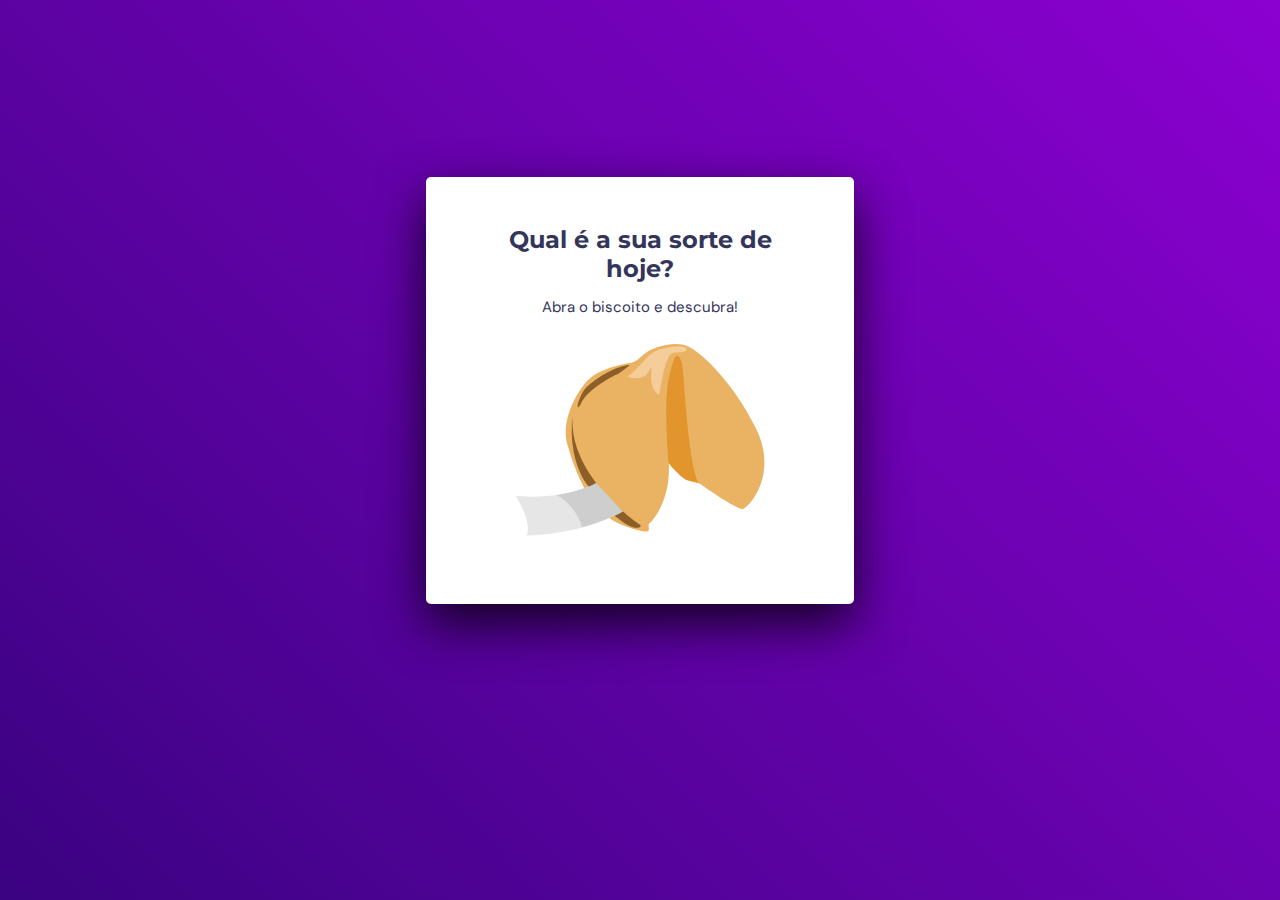
<file: biscoito-da-sorte/index.html>
<!DOCTYPE html>
<html lang="pt-br">

<head>
  <link rel="preconnect" href="https://fonts.googleapis.com">
  <link rel="preconnect" href="https://fonts.gstatic.com" crossorigin>

  <meta charset="UTF-8">
  <meta name="viewport" content="width=device-width, initial-scale=1.0">
  <title>Biscoito da sorte</title>

  <link rel="stylesheet" href="/biscoito-da-sorte/style.css">
  <link href="https://fonts.googleapis.com/css2?family=DM+Sans:opsz,wght@9..40,400;9..40,700&family=Dancing+Script&family=Montserrat:wght@700&display=swap" rel="stylesheet">
</head>

<body>
  <main>
    <div class="screen1">
      <h1>Qual é a sua sorte de hoje?</h1>
      <p>Abra o biscoito e descubra!</p>

      <div id="btnCookie1">
        <img src="/biscoito-da-sorte/assets/close-cookie.svg" alt="">
      </div>
    </div>


    <div class="screen2 hide">
      <h1>Aqui está a sua sorte de hoje:</h1>
      <p></p>

      <div id="cookie2">
        <img class='img1' src="/biscoito-da-sorte/assets/img1.svg" alt="">
        <img class='img1-1' src="/biscoito-da-sorte/assets/img1-1.svg" alt="">
        <img class='img1-2' src="/biscoito-da-sorte/assets/img1-2.svg" alt="">
        <img class='img2' src="/biscoito-da-sorte/assets/img2.svg" alt="">
        <img class='img2-1' src="/biscoito-da-sorte/assets/img2-1.svg" alt="">
        <img class='img3' src="/biscoito-da-sorte/assets/img3.svg" alt="">
        <img class='img3-1' src="/biscoito-da-sorte/assets/img3-1.svg" alt="">
        <img class='img4' src="/biscoito-da-sorte/assets/img4.svg" alt="">
        <img class='img4-1' src="/biscoito-da-sorte/assets/img4-1.svg" alt="">
        <img class='img4-2' src="/biscoito-da-sorte/assets/img4-2.svg" alt="">
        <img class='img4-3' src="/biscoito-da-sorte/assets/img4-3.svg" alt="">
      </div>

      <button id="btnReset">Abrir outro biscoito</button>
    </div>

    <script src="/biscoito-da-sorte/script.js"></script>
  </main>
</body>

</html>
</file>
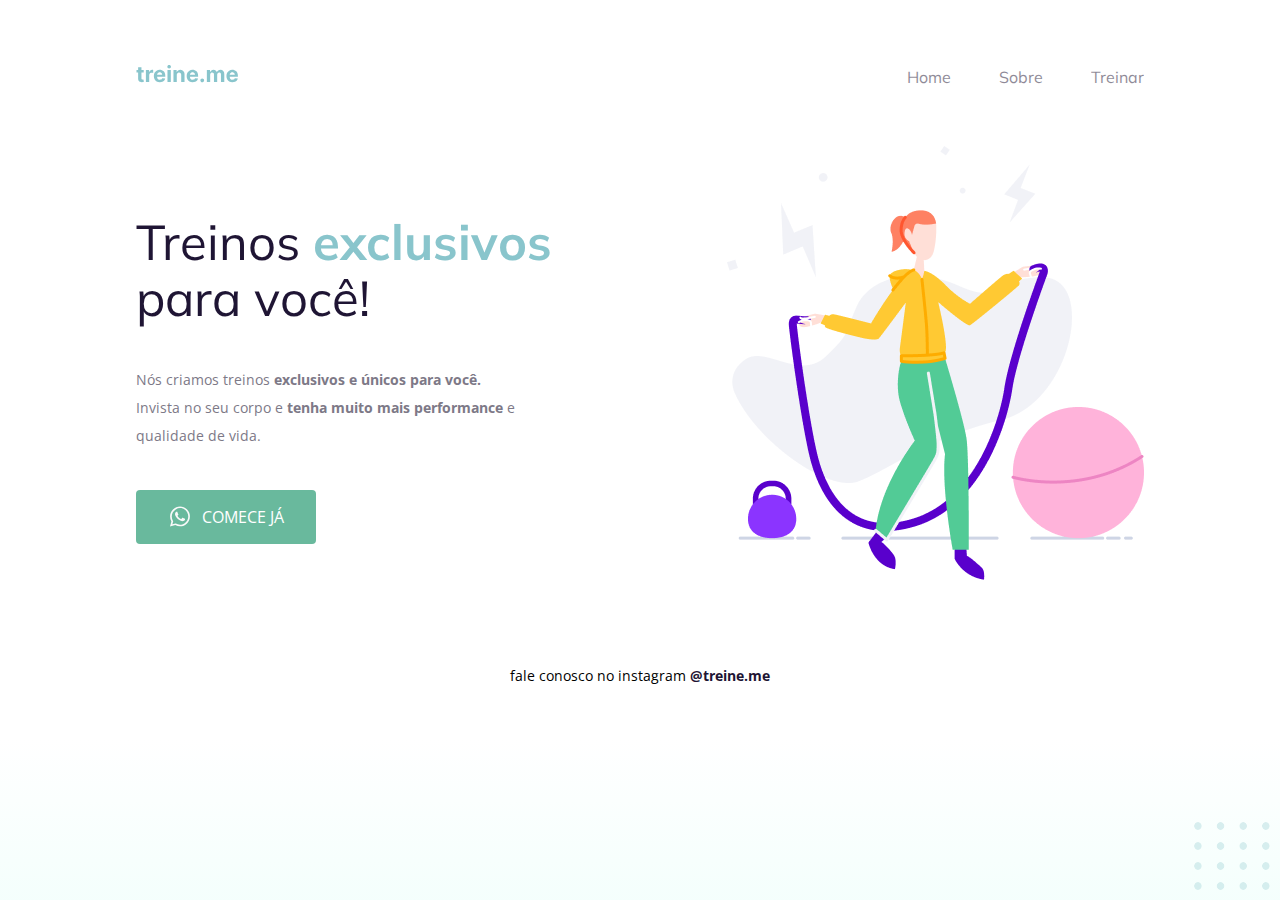
<file: Corrigindo bugs (02)/index.html>
<!DOCTYPE html>
<html lang="pt-br">

<head>
  <link rel="preconnect" href="https://fonts.googleapis.com">
  <link rel="preconnect" href="https://fonts.gstatic.com" crossorigin>

  <meta charset="UTF-8" />
  <meta name="viewport" content="width=device-width, initial-scale=1.0" />
  <title>Treine me</title>

  <link href="https://fonts.googleapis.com/css2?family=Mulish:wght@400;700&family=Open+Sans:wght@400;700&display=swap" rel="stylesheet">

  <link rel="stylesheet" href="style.css">

</head>

<body>
  <div class="page">
    <nav>
      <a id="logo" href="#">
        <img src="images/logo.svg" alt="Treine.me">
      </a>

      <ul>
        <li><a href="#">Home</a></li>
        <li><a href="#">Sobre</a></li>
        <li><a href="#">Treinar</a></li>
      </ul>

    </nav>

    <main>
      <section>
        <h1>Treinos <span>exclusivos</span> para você!</h1>
        <p>
          Nós criamos treinos <strong>exclusivos e únicos para você.</strong></br>
          Invista no seu corpo e <strong>tenha muito mais performance</strong> e qualidade de vida.
        </p>

        <button>
          <img src="images/whats.svg" alt="Ícone do whatsapp">
          Comece já

        </button>

      </section>

      <img src="images/img.png" alt="Desenho de uma mulher pulando corta numa academia.">

    </main>

    <footer>
      fale conosco no instagram <a href="https://instagram.com/treineme" target="_blank">@treine.me</a>
    </footer>
  </div>

  <img id="balls" src="images/balls.svg" alt="Bolinhas decorativas verdes no canto inferior direito da página.">

</body>

</html>
</file>
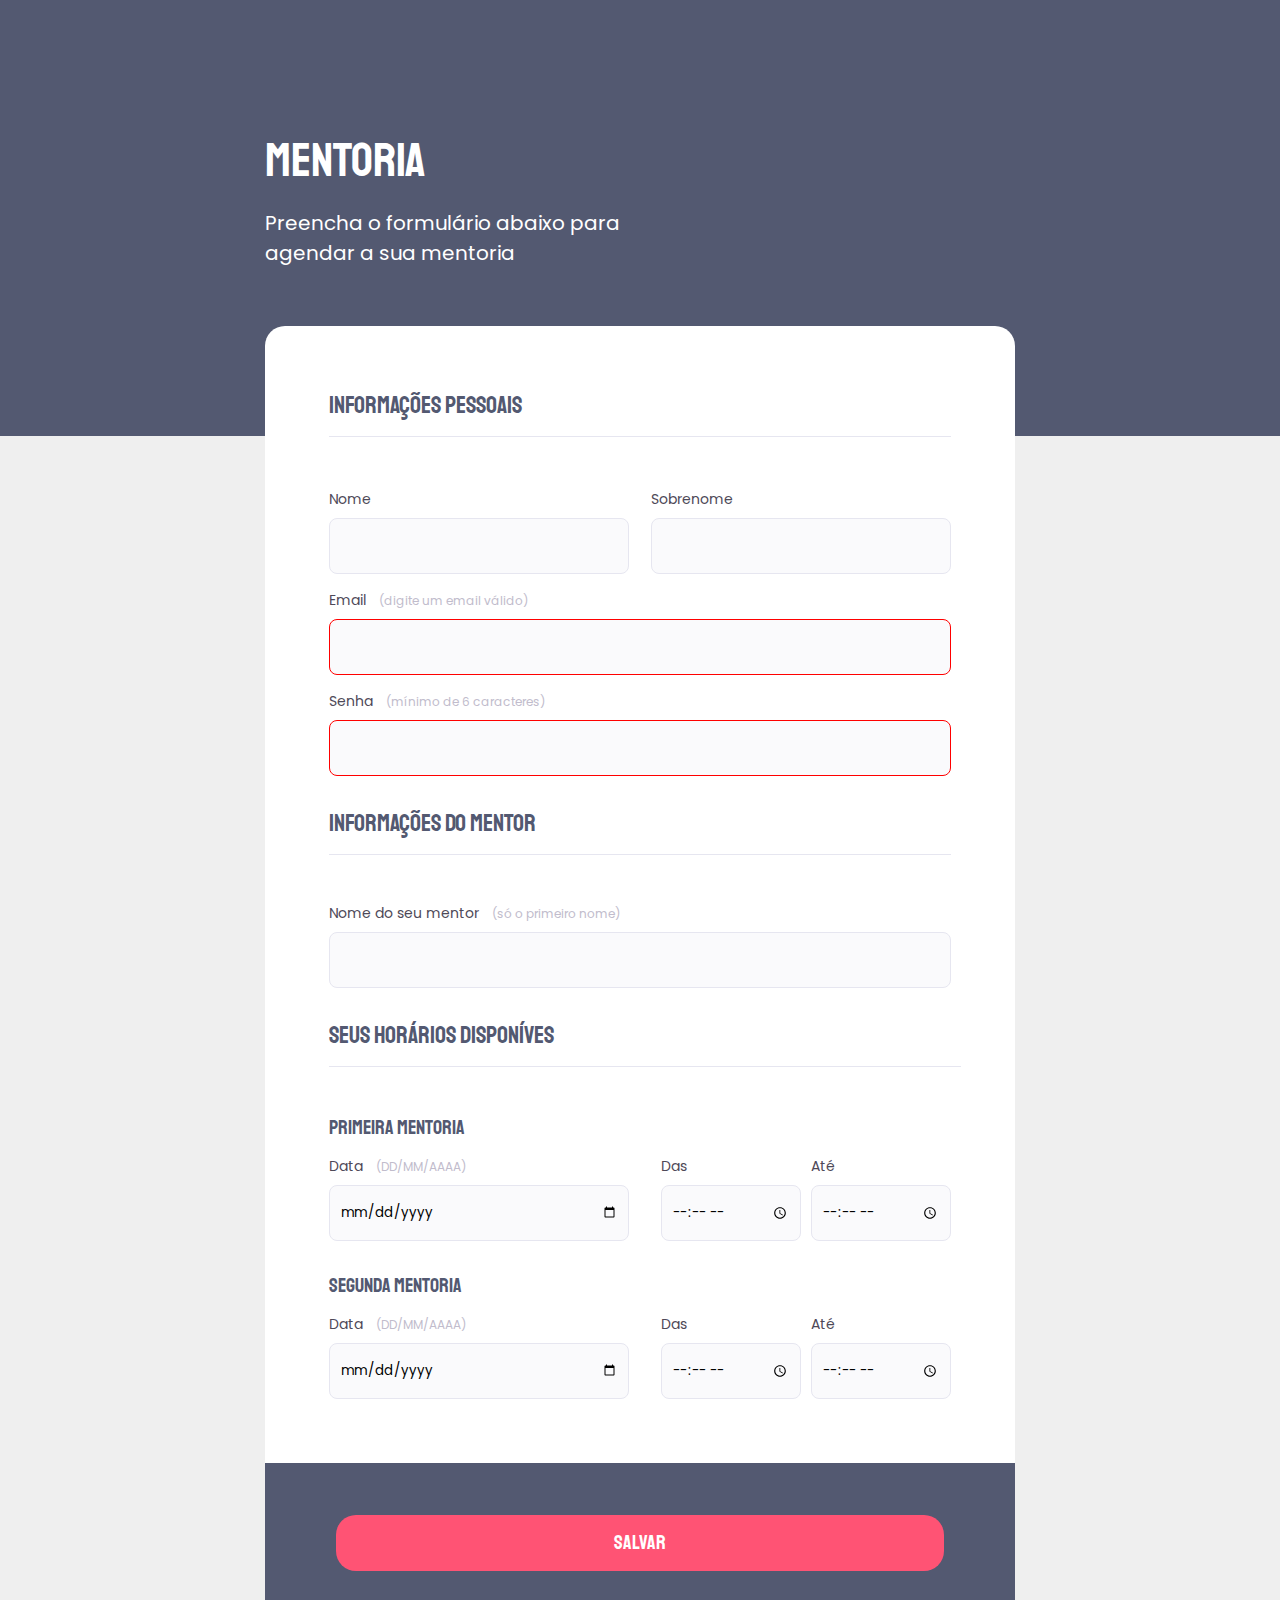
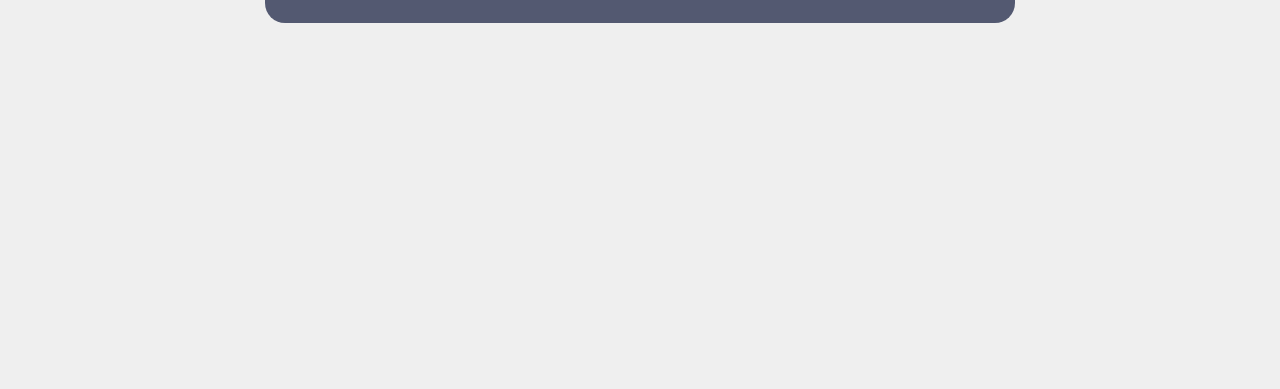
<file: desafio-03/index.html>
<!DOCTYPE html>
<html lang="pt-br">

<head>
  <meta charset="UTF-8">
  <meta name="viewport" content="width=device-width, initial-scale=1.0">
  <title>Mentoria</title>

  <link rel="stylesheet" href="style.css">

  <link rel="preconnect" href="https://fonts.googleapis.com">
  <link rel="preconnect" href="https://fonts.gstatic.com" crossorigin>
  <link href="https://fonts.googleapis.com/css2?family=Poppins&family=Staatliches&display=swap" rel="stylesheet">

</head>

<body>
  <div class="page">

    <header>
      <h1>MENTORIA</h1>

      <p>Preencha o formulário abaixo para
        agendar a sua mentoria</p>
    </header>

    <form id="my-form">

      <fieldset>
        <div class="fieldset-wrapper">
          <legend>INFORMAÇÕES PESSOAIS</legend>

          <div class="col-2">
            <div class="input-wrapper">
              <label for="first-name">Nome</label>
              <input class="name" type="text" id="first-name" required minlength="2">
            </div>

            <div class="input-wrapper">
              <label for="second-name">Sobrenome</label>
              <input class="name" type="text" id="second-name" required minlength="2">
            </div>
          </div>

          <div class="input-wrapper">
            <label for="event-email">Email <span>(digite um email válido)</span></label>
            <input type="email" id="event-email" required>
          </div>

          <div class="input-wrapper">
            <label for="event-password">Senha <span>(mínimo de 6 caracteres)</span></label>
            <input type="password" id="event-password" required minlength="6">
          </div>

        </div>
      </fieldset>

      <fieldset>
        <div class="fieldset-wrapper">
          <legend>INFORMAÇÕES DO MENTOR</legend>

          <div class="space-2">
            <div class="input-wrapper">
              <label for="event-mentor">Nome do seu mentor <span>(só o primeiro nome)</span></label>
              <input type="text" id="event-mentor">
            </div>
          </div>

        </div>
      </fieldset>

      <fieldset>
        <div class="fieldset-wrapper">
          <legend>SEUS HORÁRIOS DISPONÍVES</legend>

          <div class="space-2">
            <h1 class="mentorship-1">PRIMEIRA MENTORIA</h1>
          </div>

          <div class="col-3">
            <div class="input-wrapper">
              <label for="event-date">Data <span>(DD/MM/AAAA)</span></label>
              <input type="date" id="event-date" />
            </div>

            <div class="input-wrapper">
              <label for="event-begin">Das</label>
              <input type="time" id="event-begin" />
            </div>

            <div class="input-wrapper">
              <label for="event-end">Até</label>
              <input type="time" id="event-end" />
            </div>
          </div>

          <div class="space-1">
            <h1 class="mentorship-1">SEGUNDA MENTORIA</h1>
          </div>

          <div class="col-3">
            <div class="input-wrapper">
              <label for="event-date">Data <span>(DD/MM/AAAA)</span></label>
              <input type="date" id="event-date" />
            </div>

            <div class="input-wrapper">
              <label for="event-begin">Das</label>
              <input type="time" id="event-begin" />
            </div>

            <div class="input-wrapper">
              <label for="event-end">Até</label>
              <input type="time" id="event-end" />
            </div>
          </div>

        </div>
      </fieldset>

    </form>

    <footer>
      <input class="button" type="submit" form="my-form" value="Salvar">
    </footer>

  </div>
</body>

</html>
</file>
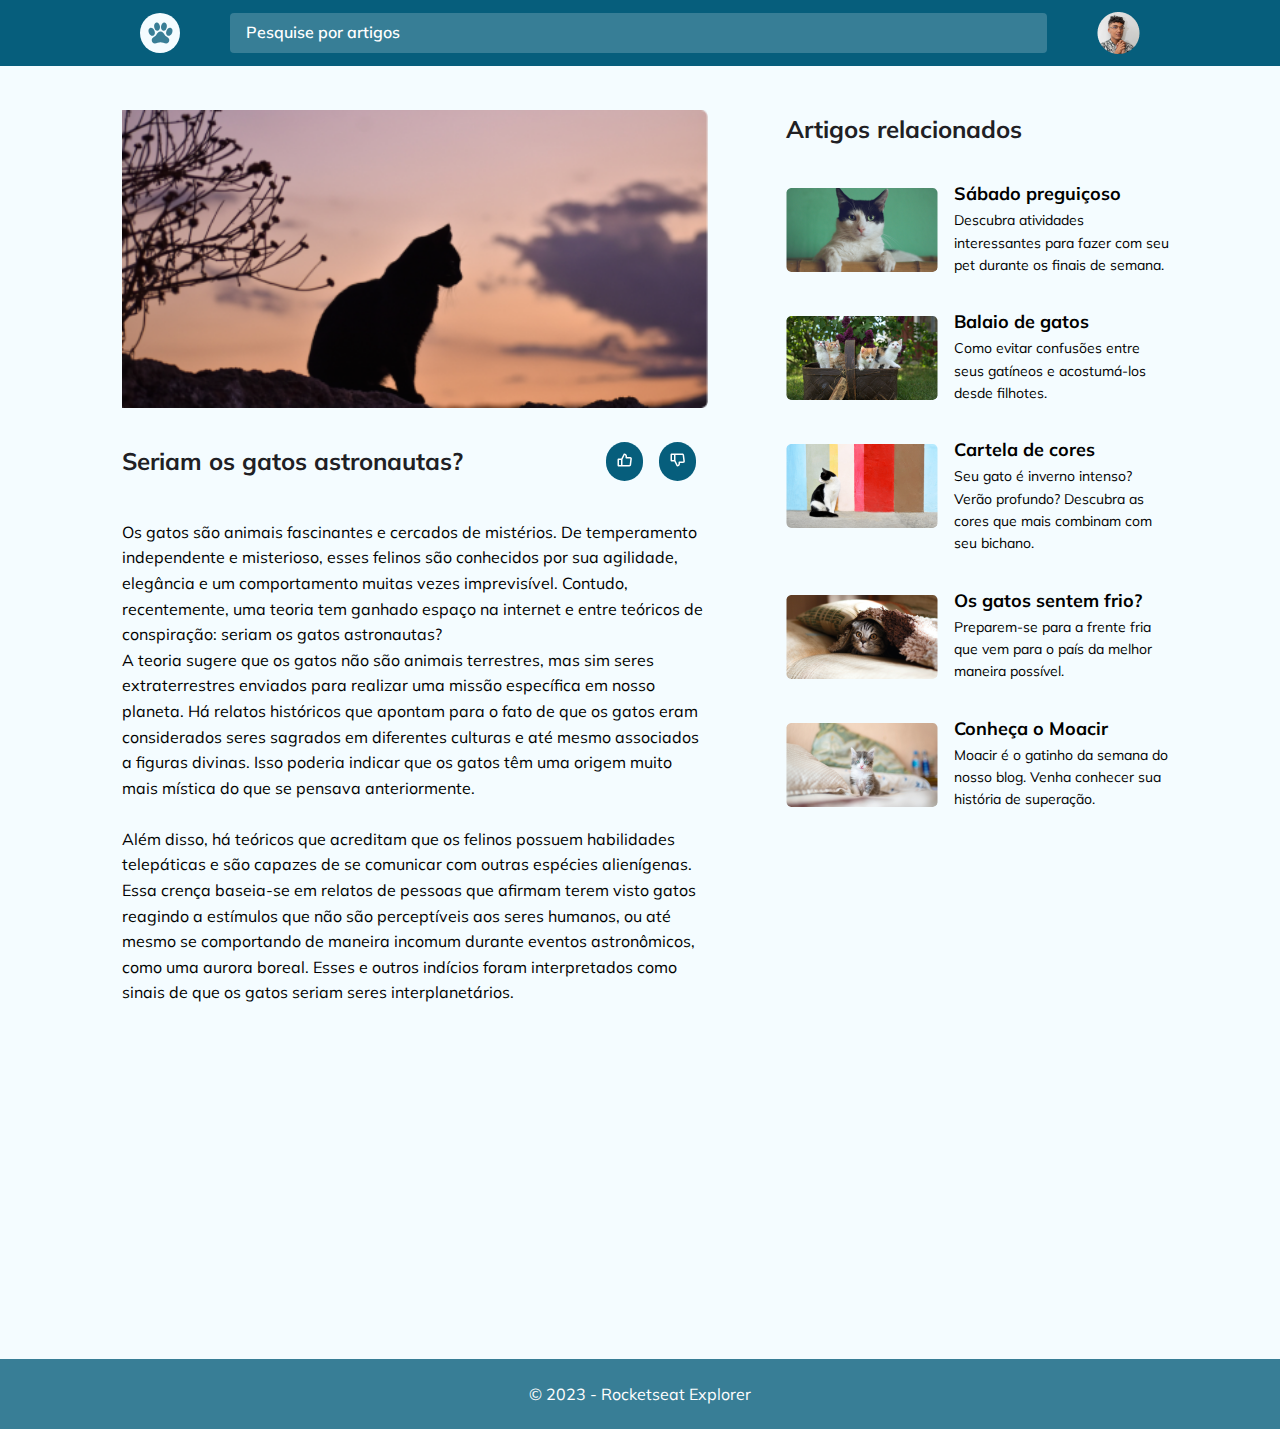
<file: desafio-07/index.html>
<!DOCTYPE html>
<html lang="pt-br">

<head>
  <link rel="preconnect" href="https://fonts.googleapis.com">
  <link rel="preconnect" href="https://fonts.gstatic.com" crossorigin>

  <meta charset="UTF-8">
  <meta name="viewport" content="width=device-width, initial-scale=1.0">
  <title>Blog Gato</title>

  <link rel="stylesheet" href="style.css">
  <link href="https://fonts.googleapis.com/css2?family=Mulish:wght@400;600;700&display=swap" rel="stylesheet">
</head>

<body>
  <div id="app">

    <header>

      <div class="circle">
        <img class="paw" src="/desafio-07/assets/Vector.svg" alt="logo pata do gato">
      </div>

      <div class="input-wrapper">
        <label for="seach">Pesquise por artigos</label>
        <input type="text" id="seach" placeholder="Pesquise por artigos">
      </div>

      <img class="profile" src="/desafio-07/assets/Jojo.png" alt="Logo perfil">

    </header>

    <main>
      <div class="container-capa">
        <img class="capa" src="/desafio-07/assets/capa.png">
      </div>

      <div class="main-text">

        <div class="title-joia">
          <h1>Seriam os gatos astronautas?</h1>

          <div class="curtir">
            <button><img src="/desafio-07/assets/joia1.svg" alt="joia1"></button>
            <button><img src="/desafio-07/assets/joia2.svg" alt="joia2"></button>
          </div>
        </div>

        <p>
          Os gatos são animais fascinantes e cercados de mistérios. De temperamento independente e misterioso, esses felinos são conhecidos por sua agilidade, elegância e um comportamento muitas vezes imprevisível. Contudo, recentemente, uma teoria tem ganhado espaço na internet e entre teóricos de conspiração: seriam os gatos astronautas?</br>
          A teoria sugere que os gatos não são animais terrestres, mas sim seres extraterrestres enviados para realizar uma missão específica em nosso planeta. Há relatos históricos que apontam para o fato de que os gatos eram considerados seres sagrados em diferentes culturas e até mesmo associados a figuras divinas. Isso poderia indicar que os gatos têm uma origem muito mais mística do que se pensava anteriormente.</br></br>

          Além disso, há teóricos que acreditam que os felinos possuem habilidades telepáticas e são capazes de se comunicar com outras espécies alienígenas. Essa crença baseia-se em relatos de pessoas que afirmam terem visto gatos reagindo a estímulos que não são perceptíveis aos seres humanos, ou até mesmo se comportando de maneira incomum durante eventos astronômicos, como uma aurora boreal. Esses e outros indícios foram interpretados como sinais de que os gatos seriam seres interplanetários.
        </p>
      </div>
    </main>

    <aside>

      <h1>Artigos relacionados</h1>

      <div class="article" style="--delay:0.4s">
        <img src="/desafio-07/assets/gato1.png" alt="gato1">
        <div class="description">
          <h2>Sábado preguiçoso</h2>
          <p>Descubra atividades interessantes para fazer com seu pet durante os finais de semana.</p>
        </div>
      </div>

      <div class="article" style="--delay:0.8s">
        <img src="/desafio-07/assets/gato2.png" alt="gato2">
        <div class="description">
          <h2>Balaio de gatos</h2>
          <p>Como evitar confusões entre seus gatíneos e acostumá-los desde filhotes.</p>
        </div>
      </div>

      <div class="article" style="--delay:1.2s">
        <img src="/desafio-07/assets/gato3.png" alt="gato3">
        <div class="description">
          <h2>Cartela de cores</h2>
          <p>Seu gato é inverno intenso? Verão profundo? Descubra as cores que mais combinam com seu bichano.</p>
        </div>
      </div>

      <div class="article" style="--delay:1.6s">
        <img src="/desafio-07/assets/gato4.png" alt="gato4">
        <div class="description">
          <h2>Os gatos sentem frio?</h2>
          <p>Preparem-se para a frente fria que vem para o país da melhor maneira possível.</p>
        </div>
      </div>

      <div class="article" style="--delay:2.0s">
        <img src="/desafio-07/assets/gato5.png" alt="gato5">
        <div class="description">
          <h2>Conheça o Moacir</h2>
          <p>Moacir é o gatinho da semana do nosso blog. Venha conhecer sua história de superação.</p>
        </div>
      </div>

    </aside>

    <footer>
      <p>© 2023 - Rocketseat Explorer</p>
    </footer>
  </div>

</body>

</html>
</file>
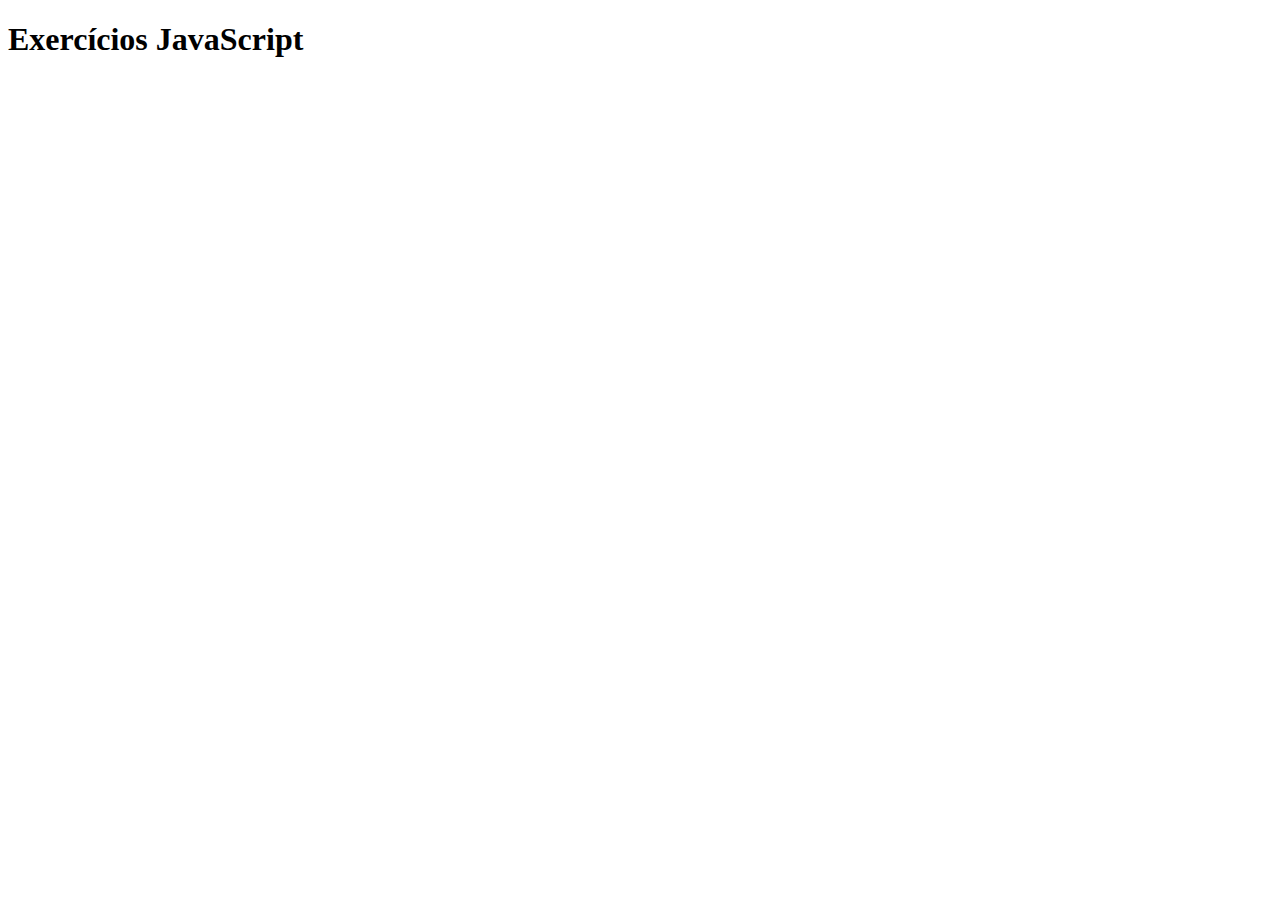
<file: intensivao-js/index.html>
<!DOCTYPE html>
<html lang="pt-br">
<head>
  <meta charset="UTF-8">
  <meta name="viewport" content="width=device-width, initial-scale=1.0">
  <title>js</title>
</head>
<body>
  <h1>Exercícios JavaScript</h1>

  <script src="main.js"></script>
</body>
</html>
</file>
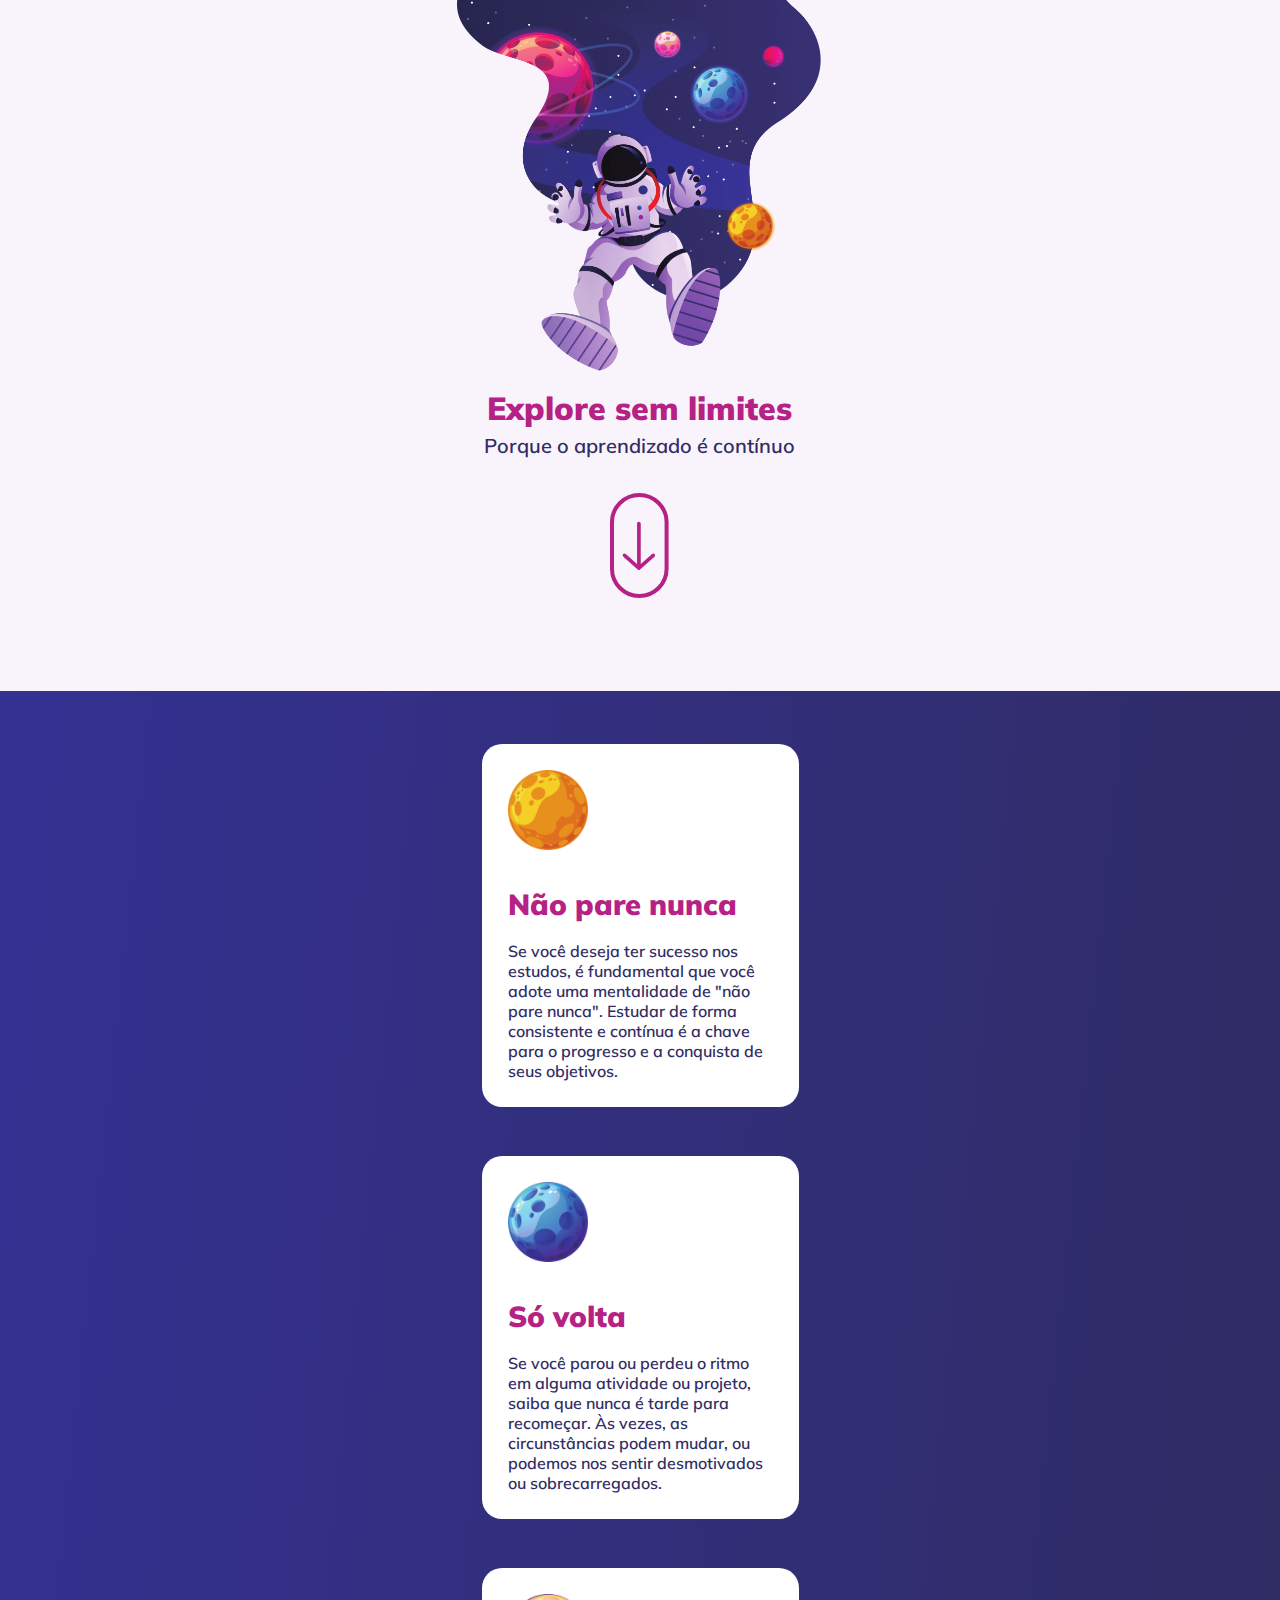
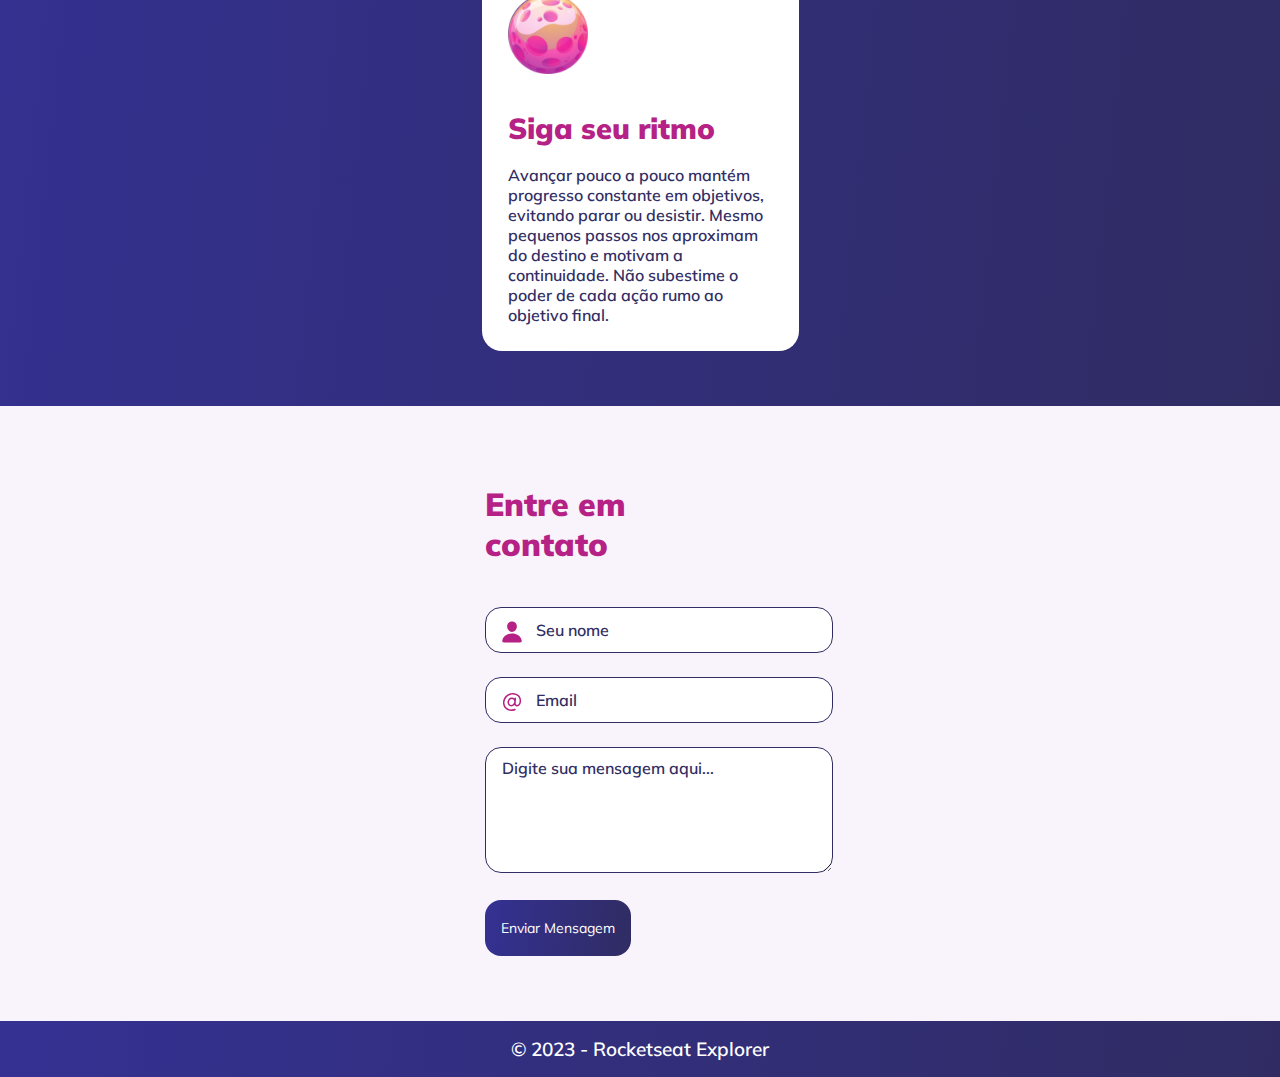
<file: intensivao-v2/index.html>
<!DOCTYPE html>
<html lang="pt-br">

<head>
  <link rel="preconnect" href="https://fonts.googleapis.com">
  <link rel="preconnect" href="https://fonts.gstatic.com" crossorigin>

  <meta charset="UTF-8">
  <meta name="viewport" content="width=device-width, initial-scale=1.0">
  <title>Explorer</title>

  <link rel="stylesheet" href="/intensivao-v2/style.css">
  <link href="https://fonts.googleapis.com/css2?family=Mulish:wght@600;700;900&display=swap" rel="stylesheet">
</head>

<body>

  <!-- SECTION EXPLORER -->
  <section id="explorer">

    <div class="explorer-box">

      <div class="astronaut">
        <img src="/intensivao-v2/assets/astronaut.png" alt="astronaut">
      </div>

      <div class="title-arrow ">
        <h1>Explore sem limites</h1>
        <p>Porque o aprendizado é contínuo</p>

        <div class="arrow">
          <a href="#cards">
            <img src="/intensivao-v2/assets/arrow.svg" alt="Seta">
          </a>
        </div>
      </div>

    </div>

  </section>

  <!-- SECTION CARDS -->
  <section id="cards">

    <div class="cards-box">

      <div class="card">
        <img class="planet" src="/intensivao-v2/assets/yellow.png" alt="" style="--delay:0.4s">
        <div class="card-text">
          <h1>Não pare nunca</h1>
          <p>Se você deseja ter sucesso nos estudos, é fundamental que você adote uma mentalidade de "não pare nunca". Estudar de forma consistente e contínua é a chave para o progresso e a conquista de seus objetivos.</p>
        </div>
      </div>

      <div class="card">
        <img class="planet" src="/intensivao-v2/assets/blue.png" alt="" style="--delay:0.8s">
        <div class="card-text">
          <h1>Só volta</h1>
          <p>Se você parou ou perdeu o ritmo em alguma atividade ou projeto, saiba que nunca é tarde para recomeçar. Às vezes, as circunstâncias podem mudar, ou podemos nos sentir desmotivados ou sobrecarregados.</p>
        </div>
      </div>

      <div class="card">
        <img class="planet" src="/intensivao-v2/assets/pink.png" alt="" style="--delay:1.2s">
        <div class="card-text">
          <h1>Siga seu ritmo</h1>
          <p>Avançar pouco a pouco mantém progresso constante em objetivos, evitando parar ou desistir. Mesmo pequenos passos nos aproximam do destino e motivam a continuidade. Não subestime o poder de cada ação rumo ao objetivo final.</p>
        </div>
      </div>

    </div>
  </section>

  <!-- SECTION FORM -->
  <section id="contact">

    <div class="contact-box">

      <form>
        <h1>Entre em contato</h1>

        <fieldset>
          <div class="input-wrapper">
            <label for="name">Seu nome</label>
            <input type="text" name="name" id="name" placeholder="Seu nome" required minlength="2">
          </div>

          <div class="input-wrapper">
            <label for>Email</label>
            <input type="email" name="email" id="email" placeholder="Email" required minlength="2">
          </div>

          <div class="input-wrapper">
            <textarea name="mensagem" id="message" cols="30" rows="10">Digite sua mensagem aqui...</textarea>
          </div>
        </fieldset>

        <button>Enviar Mensagem</button>

      </form>

    </div>

  </section>

  <!-- FOOTER -->
  <footer>
    <p>© 2023 - Rocketseat Explorer</p>
  </footer>

</body>

</html>
</file>
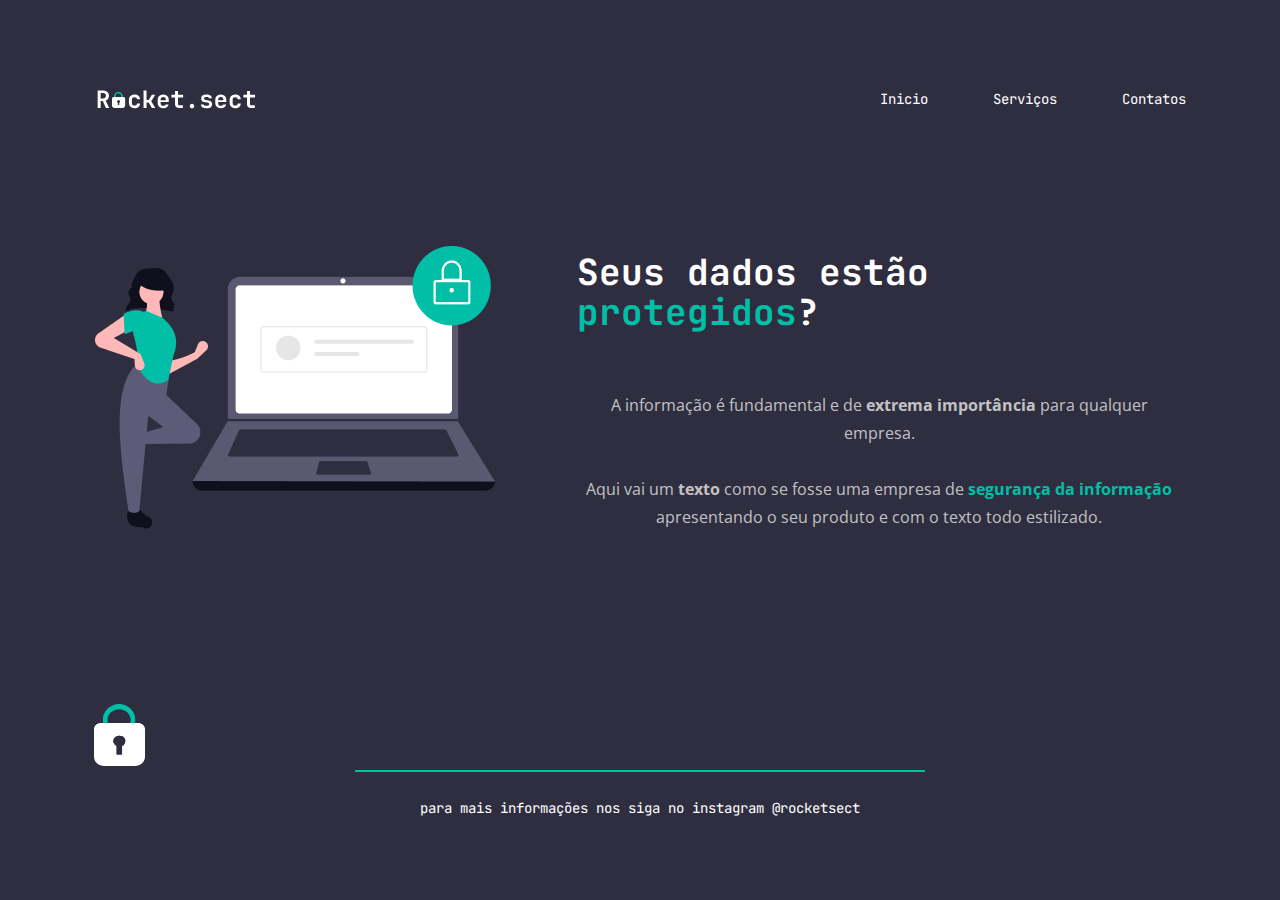
<file: Recriando stage 02/index.html>
<!DOCTYPE html>
<html lang="en">

<head>

  <link rel="preconnect" href="https://fonts.googleapis.com">
  <link rel="preconnect" href="https://fonts.gstatic.com" crossorigin>

  <meta charset="UTF-8">
  <meta name="viewport" content="width=device-width, initial-scale=1.0">
  <title>Rocket</title>

  <link href="https://fonts.googleapis.com/css2?family=JetBrains+Mono:wght@500;700&family=Open+Sans:wght@400;700&display=swap" rel="stylesheet">

  <link rel="stylesheet" href="style.css">

</head>

<body>
  <div id="base">

    <nav>

      <a href="#">
        <img src="imagens/logo.svg" alt="logo de um cadeado">
      </a>

      <ul>
        <li><a href="#">Inicio</a></li>
        <li><a href="#">Serviços</a></li>
        <li><a href="#">Contatos</a></li>
      </ul>

    </nav>

    <main>

      <img src="imagens/img1.png" alt="Uma mulher ao lado de um notebook">

      <section>

        <h1>Seus dados estão <span>protegidos</span>?</h1>

        <p>A informação é fundamental e de <strong>extrema importância</strong> para qualquer<br /> empresa.
          <br />
          <br />
          Aqui vai um <strong>texto</strong> como se fosse uma empresa de <span>segurança da informação</span><br /> apresentando o seu produto e com o texto todo estilizado.
        </p>

      </section>

    </main>

    <footer>
      <div class="cadeado"><img src="imagens/padlock.svg" alt="Logo de um cadeado na parte inferior esquerda da tela">
      </div>

      <div class="line"></div>

      <div class="contato">para mais informações nos siga no instagram <a href="#">@rocketsect</a></div>

    </footer>


  </div>




</body>

</html>
</file>
<file: biscoito-da-sorte/style.css>
* {
  margin: 0;
  padding: 0;
  box-sizing: border-box;
}

:root {
  font-size: 62.5%;
}

@keyframes gradient {
	0% {
		background-position: 0% 50%;
	}
	50% {
		background-position: 100% 50%;
	}
	100% {
		background-position: 0% 50%;
	}
}

body {
  font-size: 1.6rem;
  height: 100vh;

  display: grid;
  place-items: center;

  background: linear-gradient(45deg, #190361, #B0F);
  animation: gradient 10s ease infinite;
  background-size: 200% 200%;
}

.hide {
  display: none;
}

/* SCREEN1 e SCREEN2 */
main {
  background: #FFF;
  max-width: 42.8rem;
  border-radius: 5px;
  box-shadow: 0px 20px 50px 0px rgba(0, 0, 0, 0.80);
  text-align: center;
  margin-top: -12rem;
}

main h1 {
  font-family: 'Montserrat', sans-serif;
  font-size: 2.4rem;
  font-weight: 700;
  color: #34355B;;
}

/* SCREEN1 */
main {
max-width: 42.8rem;
padding: 4.8rem 6.4rem 6.4rem 6.4rem;
}

main .screen1 p {
  font-family: 'DM Sans', sans-serif;
  font-weight: 400;
  font-size: 1.5rem;
  color: #34355B;
  margin-top: 1.4rem;
  margin-bottom: 2.6rem;
}

@keyframes shake {
  0% { transform: translate(1px, 1px) rotate(0deg); }
  10% { transform: translate(-1px, -2px) rotate(-1deg); }
  20% { transform: translate(-3px, 0px) rotate(1deg); }
  30% { transform: translate(3px, 2px) rotate(0deg); }
  40% { transform: translate(1px, -1px) rotate(1deg); }
  50% { transform: translate(-1px, 2px) rotate(-1deg); }
  60% { transform: translate(-3px, 1px) rotate(0deg); }
  70% { transform: translate(3px, 1px) rotate(-1deg); }
  80% { transform: translate(-1px, -1px) rotate(1deg); }
  90% { transform: translate(1px, 2px) rotate(0deg); }
  100% { transform: translate(1px, -2px) rotate(-1deg); }
}

main .screen1 #btnCookie1 img:hover {
cursor: pointer;
animation: shake;
animation-duration: 0.5s;
animation-iteration-count: infinite;
}

/* SCREEN2 */
@keyframes appear {
  0% {
    opacity: 0%;
    transform: translateY(140%) scale(0.1);    
  }

  100% {
    transform: translatey(0%) scale(1.0);
  }
}

main .screen2 p {
  font-family: 'Dancing Script', cursive;
  font-weight: 400;
  font-size: 2.4rem;
  padding: 1.0rem;

  color: #000;
  background: #E4EDF1;  
  box-shadow: 0.2rem 0.2rem 0.2rem 0px rgba(85, 85, 85, 0.50);

  margin-top: 1.7rem;
  margin-bottom: 6.0rem;

  animation: appear;
  animation-duration: 1.5s;
  animation-timing-function: ease-in-out;
}

/* COOKIE2 */
#cookie2 {
  position: relative;
  display: flex;
  margin-bottom: 6.0rem;
}

.img1-1 {
  position: absolute;
  left: 39px;
  top: 14px;
}

.img1-2 {
  position: absolute;
  left: 60px;
}

.img2 {
  position: absolute;
  left: 123px;
  top: 46px;  
}

.img3 {
  position: absolute;
  left: 143px;
  top: 85px; 
  z-index: 1;
}

.img3-1 {
  position: absolute;
  left: 143px;
  top: 85px; 
}

.img4 {
  position: absolute;
  left: 153px;
}

.img4-1 {
  position: absolute;
  left: 200px;
  top: 12px;
  z-index: 1;
}

.img4-2 {
  position: absolute;
  left: 153px;
  top: 0px;
  z-index: 1;
}

.img4-3 {
  position: absolute;
  left: 162px;
  top: 12px;
  z-index: 1;
}

/* Botton */
button {
cursor: pointer;
}

button:hover {
  background: #d67d01;
  }

button {
  font-family: 'DM Sans', sans-serif;
  font-weight: 700;
  font-size: 1.5rem;
  padding: 1.6rem;

  color: #FFFFFF;
  background: #FF9500;
  border-radius: 4px;
  border: none;
}
</file>
<file: Corrigindo bugs (02)/style.css>
body {
    margin: 0;
  
    font-family: "Open Sans", sans-serif;
  
    background: linear-gradient(180deg, rgb(227, 255, 248, 0) 82.08%, rgb(227, 255, 248, 0.38) 100%);
  
    min-height: 100vh;
  }
  
  .page {
    width: 1008px;
    margin: 0 auto;
    padding-top: 65px;
  }
  
  nav {
    display: flex;
    align-items: center;
    justify-content: space-between;
    margin-bottom: 58px;
  }
  
  ul {
    list-style: none;
    display: flex;
    gap: 48px;
    margin: 0;
    padding: 0;
    }
  
  a {
    color: #1f1534;
    text-decoration: none;
  }
  
  ul li a {
      opacity: 0.5;
  }
  
  ul li a:hover {
    font-weight: bold;
    opacity: 1;
  }
  
  h1, ul {
    font-family: "Mulish", sans-serif;
  }
  
  main {
    display: flex;
    align-items: center;
    justify-content: space-between;
    margin-bottom: 82px;
  
  }

  h1 {
    font-size: 49px;
    line-height: 56px;
    color: #1f1534;
  
    font-weight: normal;
  
    width: 490px;
  }
  
  h1 span {
    color: #89c5cc;
    font-weight: bold;
  }
  
  section p {
    font-size: 14px;
    line-height: 28px;
    color: #7d7987;
    width: 438px;
    margin: 40px 0px;
  }
  
  button {
    color: white;
    font-family: "Open Sans", sans-serif;
    text-transform: uppercase;
    font-size: 16px;
  
    background: #69B99D;
    border: 0;
    padding: 14px 32px 15px 32px;
    
  
    display: flex;
    align-items: center;
    justify-content: center;
    gap: 10px;
  
    border-radius: 4px;
  
    cursor: pointer;
  }
  
  button:hover {
      background: #4EA788;
  }
  
  footer {
    font-size: 14px;
    line-height: 28px;
  
    text-align: center;
  
    margin-top: 80px;
  }
  
  footer a {
    font-weight: bold;
  }
  
  #balls {
      position: fixed;
      bottom: 0;
      right: 0;
  }
</file>
<file: desafio-03/style.css>
* {
  margin: 0px;
  padding: 0px;
  box-sizing: border-box;
}

.page {
  width: 750px;
  margin: auto;
}

body,
input {
  font-family: "Poppins", sans-serif;
}

body {
  background: #efefef;
}

body::before {
  content: "";
  width: 100%;
  height: 436px;

  position: absolute;
  top: 0px;
  background: #535971;
  z-index: -1;
}

header {
  width: 417px;
  color: #ffffff;
}

header h1 {
  font-family: "Staatliches", cursive;
  font-weight: normal;
  font-size: 48px;
  line-height: normal;

  margin-top: 130px;
}

header p {
  font-size: 20px;
  line-height: normal;
  font-weight: 400;

  margin-top: 18px;
}

form {
  margin-top: 58px;
  background: #ffffff;
  border-radius: 20px 20px 0px 0px;
  min-height: 300px;

  padding: 64px;

  display: flex;
  flex-direction: column;
  gap: 32px;
}

fieldset {
  border: none;
}

.fieldset-wrapper {
  display: flex;
  flex-direction: column;
  gap: 16px;
}

fieldset legend {
  font-family: "Staatliches", cursive;
  font-size: 24px;

  color: #535971;

  width: 100%;
  border-bottom: 1px solid #e6e6f0;
  padding-bottom: 16px;
}

.input-wrapper label span {
  color: #c1bccc;
  font-size: 12px;
  line-height: 20px;

  margin-left: 9px;
}

.input-wrapper span:hover {
  color: #8d8a94;
}

.col-2 {
  margin-top: 36px;
  display: flex;
  gap: 22px;
}

.input-wrapper {
  display: flex;
  flex-direction: column;
}

.input-wrapper label {
  color: #4e4958;
  font-size: 14px;
}

.input-wrapper .name {
  width: 300px;
  height: 56px;
  border-radius: 8px;
  border: 1px solid #e6e6f0;
  background: #fafafc;
}

.input-wrapper input {
  height: 56px;
  margin-top: 8px;
  padding: 10px;

  border-radius: 8px;
  border: 1px solid #e6e6f0;
  background: #fafafc;
}

.mentorship-1 {
  font-family: "Staatliches", cursive;
  color: #535971;
  font-size: 20px;
  font-weight: 400;
}

.col-3 {
  display: flex;
}

.col-3 > div:nth-child(1) {
  width: 300px;
  margin-right: 32px;
}

.col-3 > div:nth-child(2),
.col-3 > div:nth-child(3) {
  width: 140px;
  margin-right: 10px;
}

.space-2 {
  margin-top: 32px;
}

.space-1 {
  margin-top: 16px;
}

footer {
  width: 750px;
  height: 160px;
  margin-bottom: 366px;
  padding: 52px 71px;

  border-radius: 0px 0px 20px 20px;
  background: #535971;

  display: flex;
  flex-direction: column;
}

footer .button {
  border-radius: 20px;
  border: 0px;
  background: #ff5374;
  color: #ffffff;

  width: 608px;
  height: 55.652px;

  font-family: "Staatliches", cursive;
  font-size: 20px;
  cursor: pointer;
}

footer .button:hover {
  background: #fa2b55;
}

input:invalid {
  border: 1px solid red;
}
</file>
<file: desafio-07/style.css>
* {
  margin: 0;
  padding: 0;
  box-sizing: border-box;
  -webkit-font-smoothing: antialiased;
  -moz-osx-font-smoothing: grayscale;
}

#app {
  max-width: 43rem;
  margin-inline: auto;
  /*padding*/
}

:root {
  font-size: 62.5%;

  --color-base-oceanblue: #065e7c;
  --color-base-pawblue: #387e96;
  --color-base-pawice: #f4fcff;
  --color-base-white: #fff;
  --color-base-titleblack: #202024;
  --color-base-textblack: #121214;
}

body,
input {
  font-family: "Mulish", sans-serif;
}

body {
  font-size: 1.6rem;
}

header {
  background: var(--color-base-oceanblue);
  display: flex;
  align-items: center;

  padding: 1.2rem 2.8rem;
  box-sizing: content-box;
}

header .circle {
  background-color: var(--color-base-pawice);
  width: 4rem;
  height: 4rem;
  border-radius: 9999px;

  display: flex;
  justify-content: center;
  align-items: center;
  max-width: 100%;
}

header .input-wrapper {
  flex: 1;
  margin-left: 2.5rem;
  margin-right: 2.5rem;
}

.input-wrapper label {
  width: 0.1rem;
  height: 0.1rem;
  overflow: hidden;
  position: absolute;
}

.input-wrapper input {
  background: rgba(255, 255, 255, 0.2);
  padding: 1.2rem 1.6rem;
  border-radius: 0.4rem;
  border: none;
  width: 100%;
  color: var(--color-base-white);
}

.input-wrapper input::placeholder {
  color: var(--color-base-white);
  font-size: 1.6rem;
  font-weight: 600;
}

input:focus {
  outline: 2px solid rgba(0, 0, 0, 0.096);
}

header .profile {
  max-width: 100%;
}

.capa {
  width: 100%;
  margin-bottom: 3rem;
}

main .main-text {
  margin: 0 2.2rem;
  margin-bottom: 3.2rem;
}

main h1 {
  color: var(--color-base-titleblack);
  font-size: 2.4rem;
  font-weight: 700;
  line-height: 160%;
  margin-bottom: 0.8rem;
}

main p {
  font-size: 1.6rem;
  line-height: 160%;
}

button {
  background-color: var(--color-base-oceanblue);
  border: none;
  border-radius: 999px;
  padding: 1rem;
  margin-right: 1.2rem;

  margin-bottom: 3.2rem;
}

button:hover {
  cursor: pointer;
  background-color: #065e7ce0;
}

aside {
  max-width: 38.4rem;
  margin: 0 2.2rem;
}

aside h1 {
  color: var(--color-base-titleblack);
  font-size: 24px;
  font-weight: 700;
  line-height: 160%;

  margin-bottom: 3.2rem;
}

.article {
  display: flex;
  align-items: flex-start;
  gap: 1.6rem;
  margin-bottom: 3.2rem;
}

.article img {
  /*APLICANDO TRANSIÇÕES*/
  max-width: 100%;
  padding-top: 0.8rem;
  border-radius: 0.5rem;

  transition-property: transform, filter;
  transition-duration: 50ms;
  transition-delay: 0s;
  transition-timing-function: ease-in;
}

.article img:hover {
  /*APLICANDO TRANSIÇÕES*/
  cursor: pointer;
  transform: scale(1.1);
  filter: saturate(160%) contrast(105%);
}

.description h2 {
  font-size: 18px;
  font-weight: 700;
  line-height: 160%;
}

.description p {
  font-size: 14px;
  line-height: 160%;
}

footer {
  background-color: var(--color-base-pawblue);
}

footer p {
  color: var(--color-base-white);
  text-align: center;
  padding: 2.5rem 1.6rem;
  margin-top: 4rem;
}

header {
  /*APLICANDO ANIMAÇÃO NO HEADER E FOOTER*/
  --startY: -100%;
  animation: move 0.9s;
}

footer {
  /*APLICANDO ANIMAÇÃO NO HEADER E FOOTER*/
  --startY: 100%;
  animation: move 0.9s;
}

@keyframes move {
  /*APLICANDO ANIMAÇÃO NO HEADER E FOOTER*/
  0% {
    transform: translateY(var(--startY));
  }
}

.article {
  /*APLICANDO ANIMAÇÃO NO HEADER E FOOTER*/
  --delay: 0.4s;
  animation-name: appear;
  animation-duration: 0.4s;
  animation-delay: var(--delay);
  animation-fill-mode: backwards;
}

@keyframes appear {
  0% {
    opacity: 0;
    transform: scale(0.4);
  }

  50% {
    transform: scale(1.2);
  }
}

@media (min-width: 1024px) {
  /*GRID*/
  #app {
    max-width: fit-content;
    background-color: #f4fcff;

    display: grid;
    grid-template-areas:
      "A A"
      "B C"
      "D D";
  }

  #app header {
    grid-area: A;
  }

  #app main {
    grid-area: B;

    margin-top: 4.4rem;
    margin-left: 10rem;
    margin-right: 3.4rem;

    max-width: 85rem;
    max-height: 88rem;
  }

  #app aside {
    grid-area: C;

    margin-top: 4.4rem;
    margin-right: 11rem;
    margin-bottom: 100%;
  }

  #app footer {
    grid-area: D;
  }
  /*GRID*/

  .circle {
    margin-left: 11.2rem;
    margin-right: 2.5rem;
  }

  .profile {
    margin-right: 11.2rem;
    margin-left: 2.5rem;
  }

  .container-capa {
    padding: 0 2.2rem;
    border-radius: 0.5rem;
  }

  footer p {
    margin-top: 0;
  }

  .title-joia {
    display: grid;
    grid-template-areas: "A B";
  }
  .title-joia h1 {
    grid-area: A;

    max-width: 342px;
    max-height: 38px;
    box-sizing: content-box;
  }

  .title-joia .curtir {
    grid-area: B;

    max-width: 340px;
    max-height: 38px;
    box-sizing: content-box;

    text-align: end;
  }

  .title-joia {
    margin-bottom: 32px;
  }
}
</file>
<file: intensivao-v2/style.css>
/* GLOBAL */
* {
  margin: 0;
  padding: 0;
  box-sizing: border-box;

  -webkit-font-smoothing: antialiased;
  -moz-osx-font-smoothing: grayscale;
}

:root {
  font-size: 62.5%;
  --base-font: 'Mulish', sans-serif;
  
  --text-white: #FFF;
  --text-violet-red: #B52184;
  --text-night-blue: #312D64;
  --ghost-white-background:#F9F4FB;
  --gradient-background: linear-gradient(96deg, #343193 0%, #302C63 99.68%);
}

body {
  font-family: var(--base-font);
}

/* SECTION EXPLORER */
#explorer {
  background: var(--ghost-white-background);
  width: 100%; /* ATENÇÃO aplicado para as configurações no pai crescerem conforme a tela diminui ou aumenta de forma gradativa.*/
  padding: 0 3.4rem 9.3rem 3.2rem;
}

@keyframes appear {
  0% {
    opacity: 0;
    transform: scale(0.1);
  }

  50% {
    transform: scale(1.2);
  }
}

#explorer .astronaut img {
  max-width: 100%; /* ATENÇÃO aplicado para as configurações na imagem crescerem conforme a tela diminui ou aumenta de forma gradativa. */

  animation-name: appear;
  animation-duration: 2s;
  animation-delay: 0;  
}

#explorer h1 {
color: var(--text-violet-red);
font-size: 3.2rem;
font-weight: 900;
text-align: center;
margin: 1.7rem 0 0.5rem 0;
}

#explorer p {
color: var(--text-night-blue);
font-size: 2.0rem;
font-weight: 600;
text-align: center;
margin-bottom: 3.5rem;
}

#explorer .arrow {
  width: 5.8rem; /* ATENÇÃO */
  height: 10.5rem; /* ATENÇÃO */
  margin: 0 auto;
  cursor: pointer;
  transition-property: filter 300ms;
}

#explorer .arrow:hover {
  filter: brightness(0.7);
}

/* SECTION CARDS */

#cards {
  background: var(--gradient-background);
  padding: 5.3rem 3.9rem 5.5rem;
  width: 100%; /* ATENÇÃO aplicado para as configurações no pai crescerem conforme a tela diminui ou aumenta de forma gradativa.*/
  height: 100%; /* ATENÇÃO */
}

#cards .cards-box {
  display: grid;
  gap: 4.9rem;
  
}

#cards .card {
  background-color: var(--text-white);
  padding: 2.6rem;
  border-radius: 2.0rem;
}

@keyframes appear{
  0% {
    opacity: 0;
    transform: scale(0.4);
  }

  50% {
    transform: scale(1.2);
  }
}

#cards .card img {
  width: 8.0rem;  /* ATENÇÃO */
  margin-bottom: 3.3rem;

  transition-property: transform, filter;
  transition-duration: 2s;
  transition-delay: 0;
  transition-timing-function: ease-out;

  --delay: 0.4s;
  animation-name: appear;
  animation-duration: var(--delay);
  animation-fill-mode: backwards;
}

#cards .card img:hover {
  transform: scale(1.4) rotate(720deg);
  filter: saturate(120%) brightness(120%);
}

#cards .card .card-text {
  width: 26.5rem;  /* ATENÇÃO *//* ATENÇÃO *//* ATENÇÃO *//* ATENÇÃO */
}

#cards .card h1 {
  color: var(--text-violet-red);
  font-size: 2.9rem;
  font-weight: 900;
  margin-bottom: 1.9rem;
  cursor: pointer;
}

#cards .card h1:hover {
color: #b52184e7;
text-decoration: underline;
zoom: 100.5%;
}

#cards .card p {
  color: var(--text-night-blue);
  font-size: 1.6rem;
  font-weight: 600;
}

/* SECTION CONTACT */

#contact {
  background-color: var(--ghost-white-background);
  width: 100%; /* ATENÇÃO aplicado para as configurações no pai crescerem conforme a tela diminui ou aumenta de forma gradativa.*/
  height: 100%; /* ATENÇÃO */  
}

#contact form {
  padding: 7.8rem 3.9rem 6.5rem 4.0rem;
}

#contact form h1 {
  color: var(--text-violet-red);
  font-size: 3.2rem;
  font-weight: 900;
  width: 27.2rem; 
  margin-bottom: 4.3rem;
}

#contact form fieldset {
  border: none;
  display: grid;
  gap: 2.4rem;
  margin-bottom: 2.4rem;
}

#contact form .input-wrapper label {
  width: 1px;
  height: 1px;
  overflow: hidden;
  position: absolute;
}

#name {
background-image: url(/intensivao-v2/assets/person.svg);
background-repeat: no-repeat;
background-position-x: 1.4rem;
background-position-y: 1.2rem;
}

#email {
  background-image: url(/intensivao-v2/assets/at.svg);
  background-repeat: no-repeat;
  background-position-x: 1.4rem;
  background-position-y: 1.2rem;
}

#contact form fieldset input, #contact form fieldset textarea {
  border-radius: 1.6rem;
  width: 34.8rem; /* ATENÇÃO */
  padding: 1.2rem 1.6rem 1.2rem 1.4rem;
  border: 1.5px solid var(--text-night-blue);

  color: var(--text-night-blue);
  font-family: var(--base-font);
  font-size: 1.6rem;
  font-weight: 600;
  line-height: 1.6rem;
  padding-left: 5.0rem;
}

#contact form fieldset textarea {
  padding: 1.2rem 1.6rem 1.6rem 1.6rem;
}

#contact form fieldset textarea {
 height: 12.6rem;
}

#contact form fieldset input::placeholder {
color: var(--text-night-blue);
font-size: 1.6rem;
font-weight: 600;
}

button {
  background: var(--gradient-background);
  border-radius: 1.6rem;
  border: none;
  padding: 1.6rem;

  color: var(--text-white);
  font-family: var(--base-font);
  font-size: 1.4rem;
  line-height: 2.4rem;
  cursor: pointer;
}

button:hover {
  zoom: 101%;
  filter: brightness(102%);
}

/* FOOTER */
footer {
  background: var(--gradient-background);
  padding: 1.6rem;
}

footer {
  color: var(--text-white);
  font-family: var(--base-font);
  font-size: 1.9rem;
  font-weight: 600;
  text-align: center;
  padding: 16px;
}

@media (min-width: 431px) {

  #explorer .astronaut img {
    display: block;
    max-width: 36.4rem; /* ATENÇÃO - tamanho da imagem limitado, se eu não fizesse isso a imagem ia crescer ... ficando diferente em relação aos outros elementos. */
    margin: 0 auto;
  }

  #cards .card {
    max-width: 35.2rem; /* ATENÇÃO - tamanho da caixa limitado, se eu não fizesse isso a caixa ia crescer ... ficando diferente em relação aos outros elementos. */
    margin: 0 auto;
  }

  #contact form {
    max-width: 35.1rem; /* ATENÇÃO - tamanho da caixa limitado, se eu não fizesse isso a caixa ia crescer ... ficando diferente em relação aos outros elementos. */
    margin: 0 auto;
    padding: 7.8rem 3.9rem 6.5rem 2.0rem;
  }
}

@media (min-width: 1440px) {
 
  /* EXPLORER */
  #explorer .explorer-box {
    max-width: 144.0rem;
    display: flex;
    margin: 0 auto;
  }

  #explorer .astronaut img {
    max-width: 72.0rem; 
  }

  #explorer .title-arrow h1 {
    font-size: 5.8rem;
    margin: 0;
    width: 55.4rem;
  }

  #explorer .title-arrow p {
    font-size: 3.2rem;
    margin: 0;
  }

  #explorer .title-arrow {
    order: 1;
    margin-top: 31.2rem;
    margin-left: 10.9rem;
  }

  #explorer .astronaut {
    order: 2;
  }

  #explorer .arrow {
    margin: 0;
    margin-top: 17.9rem;
  }

  /* CARDS */

  #cards .cards-box {
    max-width: 144.0rem; /* ATENÇÃO - tamanho da caixa limitado, se eu não fizesse isso os meus elementos iam se espalhar por toda tela ficando sem um posicionamento definido ... */
    display: grid;
    grid-template-columns: repeat(3, 1fr);
    gap: 0;
    margin-inline: auto;
  }

  #cards .card {
    width: 36.6rem;
    height: 44.8rem;   
  }

  #cards .card img {
    width: 9.7rem;
  }

  #cards .card .card-text {
    width: 32.1rem;
    height: 15.8rem;
  }

  #cards .card .card-text h1 {
    font-size: 3.5rem;
  }

  #cards .card .card-text p {
    font-size: 2.0rem;
  }

  /* CONTACT */
  #contact {
    background-image: url(/intensivao-v2/assets/stars.png);
    background-repeat: no-repeat;
    background-position: right;  
  }

  #contact .contact-box {
    padding: 9.5rem 9.2rem 9.5rem 10.9rem;
    max-width: 144.0rem;  /* ATENÇÃO - tamanho da caixa limitado, se eu não fizesse isso os meus elementos iam se espalhar por toda tela ficando sem um posicionamento definido ... */
    margin: 0 auto;
  }

  #contact form {
    margin: 0;
    padding: 0;
  }

  #contact form h1 {
    font-size: 4.2rem;
    width: 35.7rem;
  }

  #contact form fieldset input, #contact form fieldset textarea {
    width: 59.2rem;
  }

  #contact form fieldset textarea {
    height: 12.6rem;
  }

  /* FOOTER */
  footer {
    /*max-width: 144.0rem;*/

  }

}
</file>
<file: Recriando stage 02/style.css>
body {
  background: #2F2E41;
  margin: 0px;
  
}

#base {
width: 1092px;
margin: 71px auto 23px;

}

nav {
  display: flex;
  align-items: center;
  justify-content: space-between;
 
}

ul {
  font-family: 'JetBrains Mono', monospace;
  font-size: 14px;
  line-height: 28px;
  list-style: none;
  display: flex;
  gap: 65px;
  color: #FFFFFF;
  }

ul li a {
  color: #FFFFFF;
  
  }

  a:hover {
    color:#00BFA6;
  }

main {
display: flex;
align-items: center;
justify-content: space-between;
margin: 101px auto 157px;
}

a {
  text-decoration: none;
}

h1 {
  font-family: 'JetBrains Mono', monospace;
  font-size: 36px;
  line-height: 40px;
  color: #FFFFFF;
  width: 609px;
  margin-bottom: 59px;
}

h1 span {
  font-family: 'JetBrains Mono', monospace;
  font-size: 36px;
  line-height: 40px;
  color: #00BFA6;
}

p {
  font-family: 'Open Sans', sans-serif;
  font-size: 16px;
  line-height: 28px;
  text-align: center;
  color: #C2C2C2;
  width: 604px;

}

p span {
  color: #00BFA6;
  font-weight: bold;
}

.line {
  border: 1px solid #00BFA6;
  width: 568px;
  margin: 0px auto 27px;
}

footer .contato {
  font-family: 'JetBrains Mono', monospace;
  font-size: 14px;
  text-align: center;
  color: #FFFFFF;
  margin-bottom: 23px;;
 
}

footer a {
  color: #FFFFFF;
  text-align: center;
 
  }
</file>
